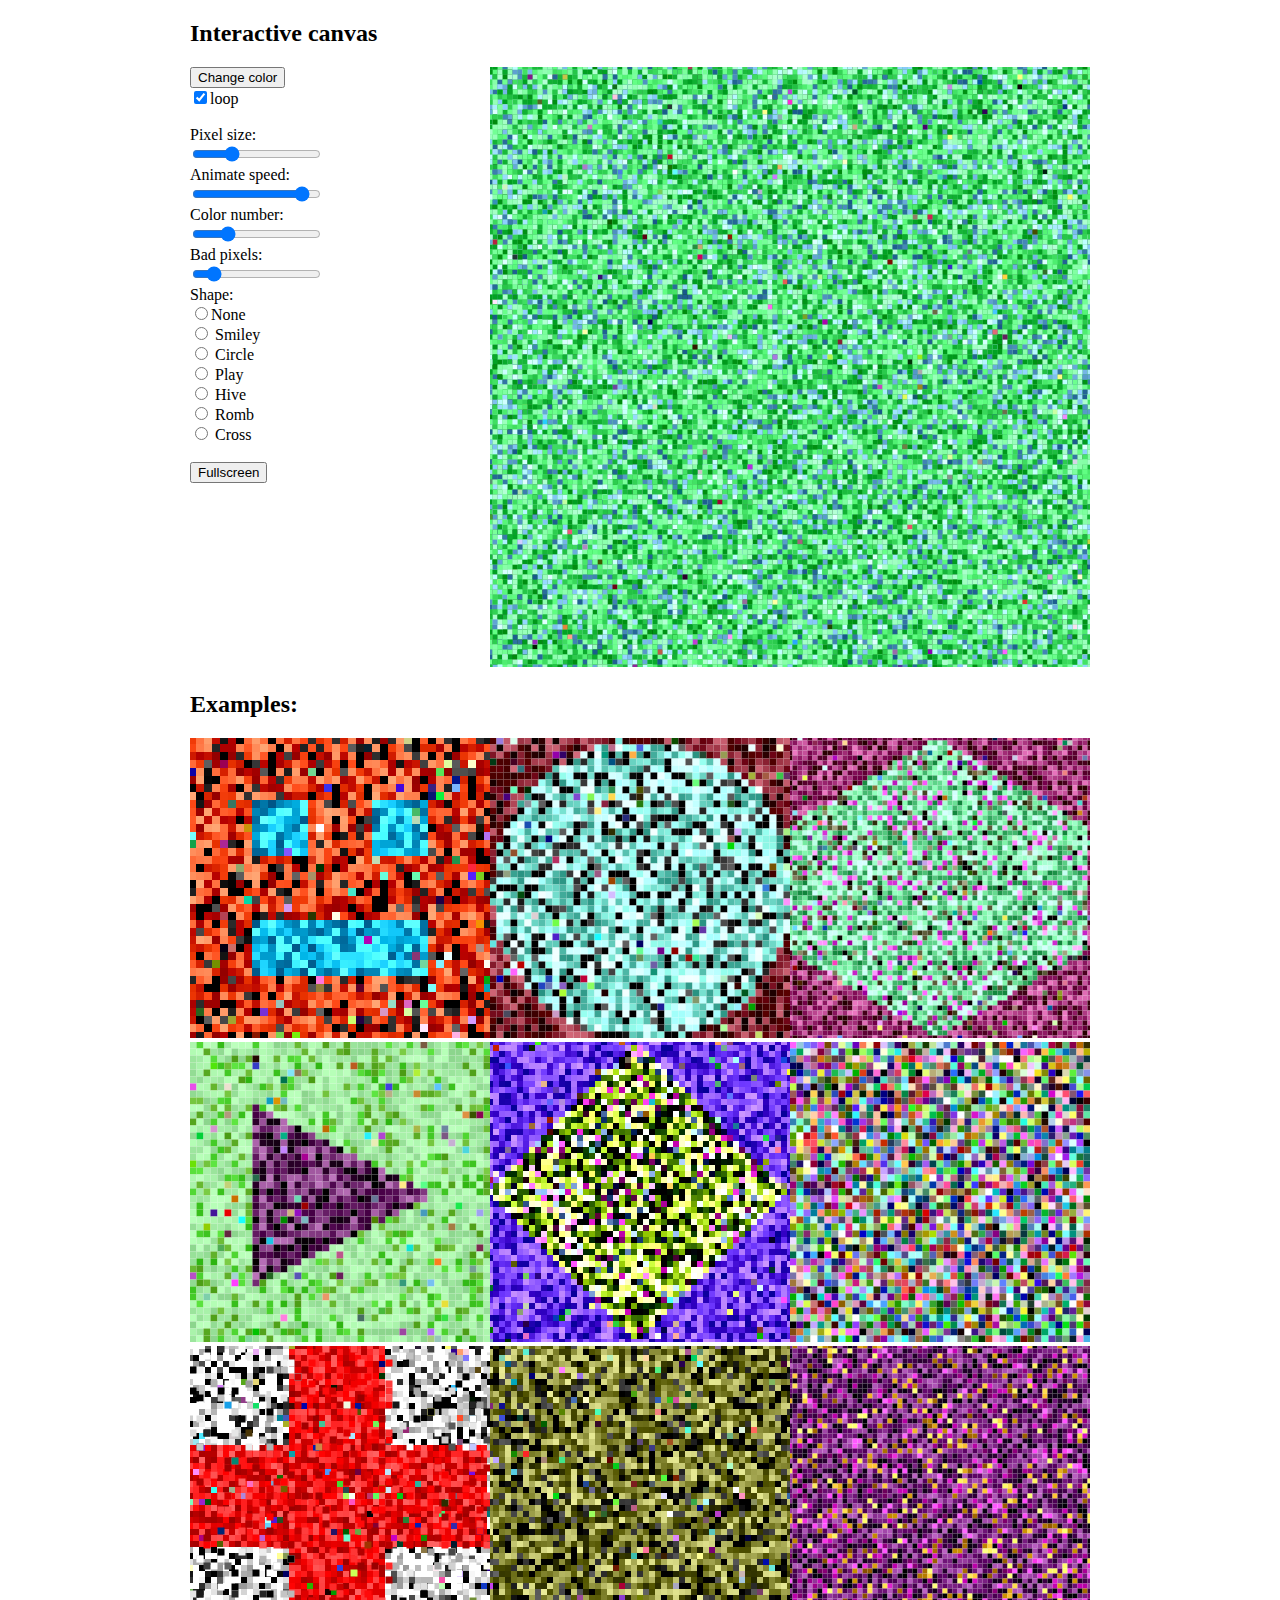
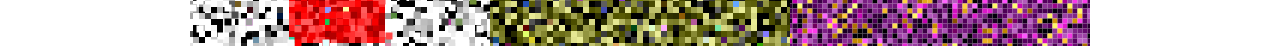
<file: urban-digital/index.html>
<!DOCTYPE html>
<html>
<head>
<meta charset="utf-8">
<script src="urban-digital.js"></script>
</head>
<body style="width: 900px; margin: 0 auto;">
<h2>Interactive canvas</h2>
<div style="display: grid; grid-template-columns: repeat(9, 1fr);">
	<div style="grid-column: span 3">
		<button onclick="redraw()">Change color</button>
		<form>
			<input type="checkbox" checked onchange="circleDraw(this)">loop
			<br><br>
			Pixel size:<br>
			<input type="range" min="3" value="5" max="10" onchange="setSize(this.value)"><br>
			Animate speed: <br>
			<input type="range" value="90" min="0" max="100" onchange="setAnimate(this.value)"><br>
			Color number: <br>
			<input type="range" value="1" min="0" max="4" onchange="setColors(this.value)"><br>
			Bad pixels: <br>
			<input type="range" value="10" min="0" max="80" onchange="setBad(this.value)"><br>
			Shape:<br>
			<input name="shape" type="radio" onchange="noneShape()">None <br>
			<input name="shape" type="radio" value="SmileyShape" onchange="setShape(this.value)"> Smiley <br>
			<input name="shape" type="radio" value="CircleShape" onchange="setShape(this.value)"> Circle <br>
			<input name="shape" type="radio" value="PlayShape" onchange="setShape(this.value)"> Play <br>
			<input name="shape" type="radio" value="HiveShape" onchange="setShape(this.value)"> Hive <br>
			<input name="shape" type="radio" value="RombShape" onchange="setShape(this.value)"> Romb <br>
			<input name="shape" type="radio" value="CrossShape" onchange="setShape(this.value)"> Cross <br>
			<br>
		</form>
		<button onclick="fullscreen()">Fullscreen</button>
	</div>
	<div class="canvas" style="grid-column: span 6"></div>
</div>
<h2>Examples: </h2>
<script>
	var ud1 = new UrbanDigital();
	ud1.create(300, 300);
	ud1.setBackground('fa4412');
	ud1.setShape(new SmileyShape());
	ud1.draw();

	var ud2 = new UrbanDigital();
	ud2.create(300, 300);
	ud2.setShape(new CircleShape());
	ud2.draw();
	
	var ud3 = new UrbanDigital();
	ud3.create(300, 300);
	ud3.setColors(['fa56fa', '434321']);
	ud3.setShape(new HiveShape());
	ud3.draw();
	
	var ud4 = new UrbanDigital();
	ud4.create(300, 300);
	ud4.colorsNumber(2);
	ud4.setShape(new PlayShape());
	ud4.setColorRange(10);
	ud4.draw();

	var ud5 = new UrbanDigital();
	ud5.create(300, 300);
	ud5.colorsNumber(2);	
	ud5.setShape(new RombShape());
	ud5.setColorRange(100);
	ud5.draw();

	var ud6 = new UrbanDigital();
	ud6.create(300, 300);
	ud6.setBad(1);
	ud6.draw();
		
	var ud7 = new UrbanDigital();
	ud7.create(300, 300);
	ud7.setBackground('ffffff');
	ud7.setInner('ff0000');
	ud7.setShape(new CrossShape());
	ud7.animate();
	
	var ud8 = new UrbanDigital();
	ud8.create(300, 300);
	ud8.redraw(1000);
		
	var ud9 = new UrbanDigital();
	ud9.create(300, 300);
	ud9.setDotSize(5);
	ud9.colorsNumber(2);
	ud9.setBad(0);
	ud9.draw();
	
	var udb = new UrbanDigital(document.querySelector('.canvas'));
	udb.create(600,600);
	udb.setDotSize(5);
	udb.preventRandomizeBackground = true;
	udb.preventRandomizeInner = true;
	udb.draw();

	function setSize(size) {
		udb.setDotSize(size);
		udb.draw();
	}
	function setShape(shape) {
		shape = eval(shape);
		udb.setShape(new shape);
	}
	function noneShape() {
		udb.setShape(null);
		udb.draw();
	}
	function redraw() {
		udb.background = udb.randomColor();
		udb.innerColor = udb.randomColor();
		if(! udb.isAnimate) {
			udb.draw();
		}
	}
	function setAnimate(speed) {
		if(+speed) {
			clearInterval(udb.isAnimate);
			udb.animate(101 - speed);		
		} else {
			clearInterval(udb.isAnimate);
			udb.isAnimate = false;
		}
	}
	function setBad(n) {
		udb.setBad(n**2 / 10000);
		udb.draw();
	}
	function setColors(n) {
		udb.preventRandomizeColor = false;
		udb.colorsNumber(+n);
		udb.preventRandomizeColor = true;
		udb.draw();
	}
	var circle = 0;
	function circleDraw(el) {
		if(el.checked) {
			circle = setInterval(redraw, 5000);
		} else {
			clearInterval(circle);
		}
	}
	function fullscreen() {
		udb.element.requestFullscreen();
	}
	document.addEventListener('fullscreenchange', function () {
		if(document.fullscreenElement) {
			udb.resize(window.innerWidth, window.innerHeight);
		} else {		
			udb.resize(600, 600);
		}
	}, false);
	document.querySelector('form').reset();
	setSize(5);
	setAnimate(90);
	setBad(10);
	setColors(1);
	circleDraw(document.querySelector('[type=checkbox]'));
</script>
</body>
</html>
</file>
